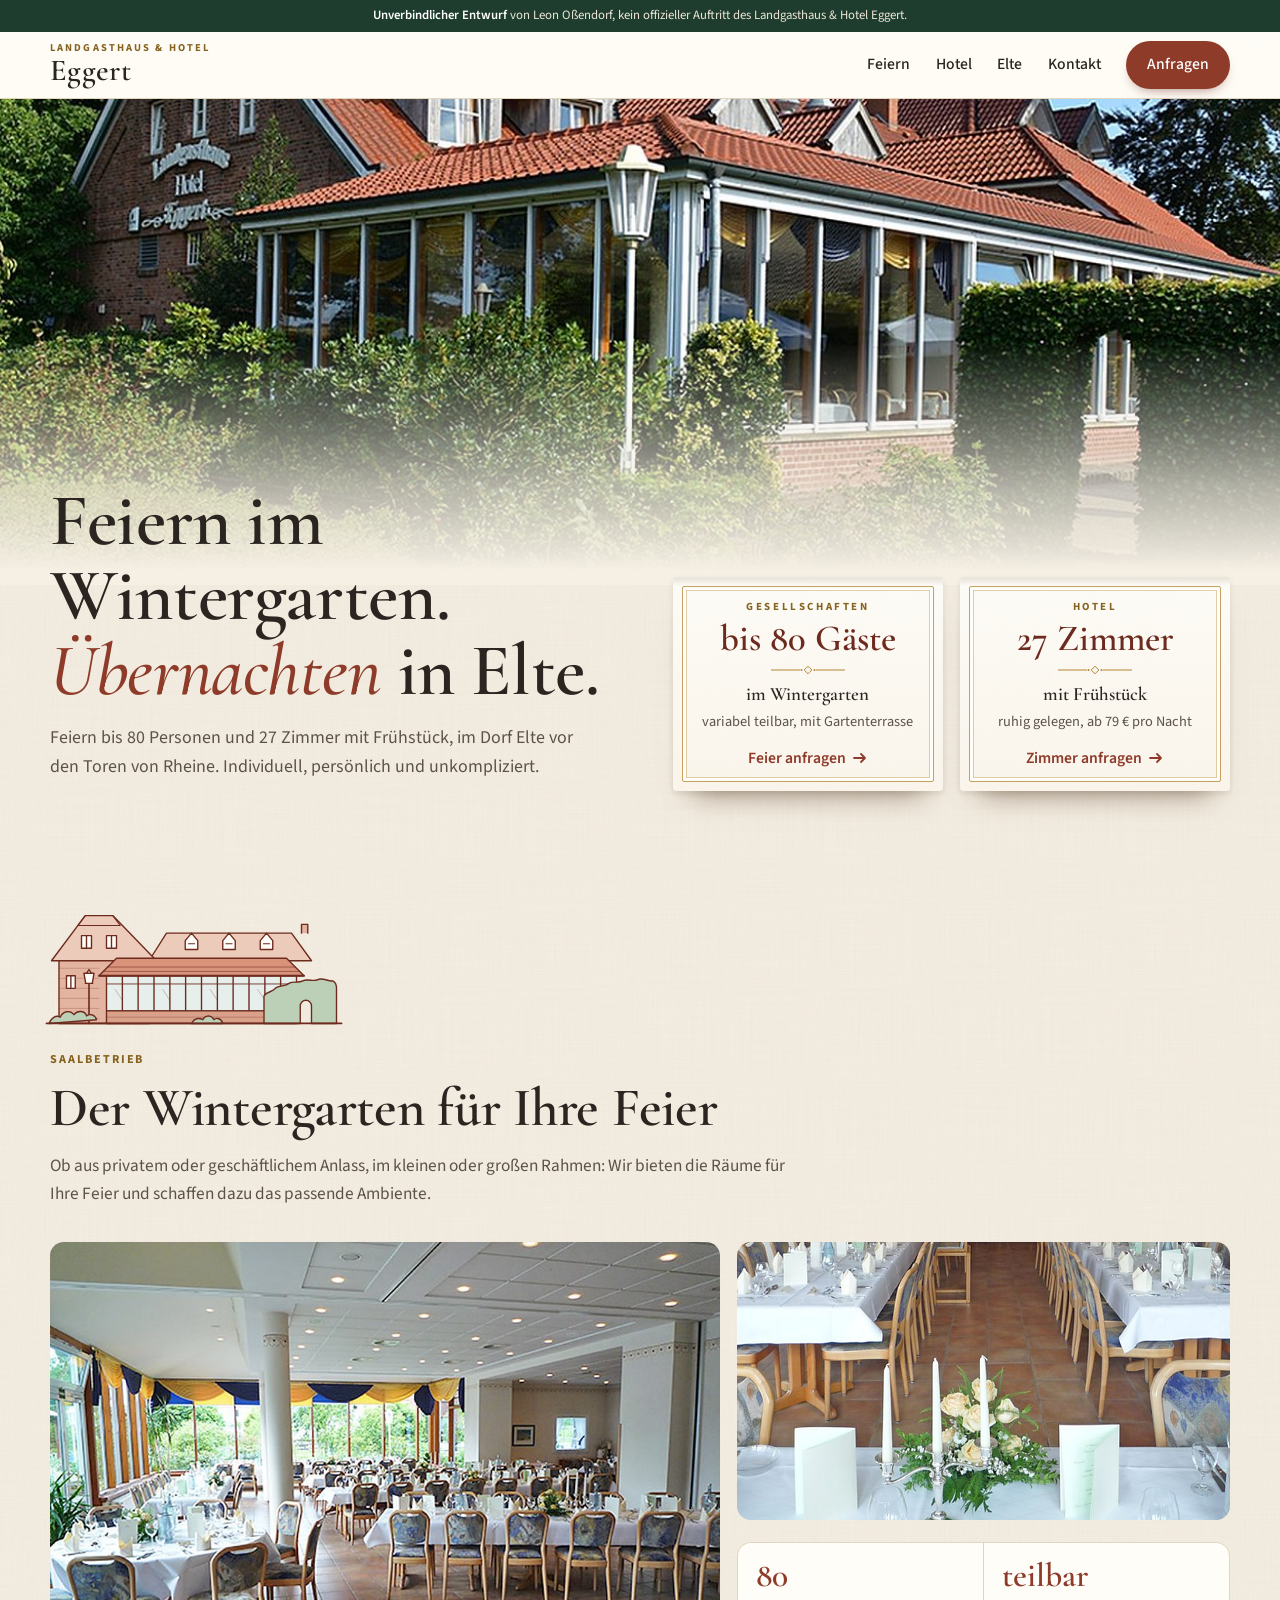
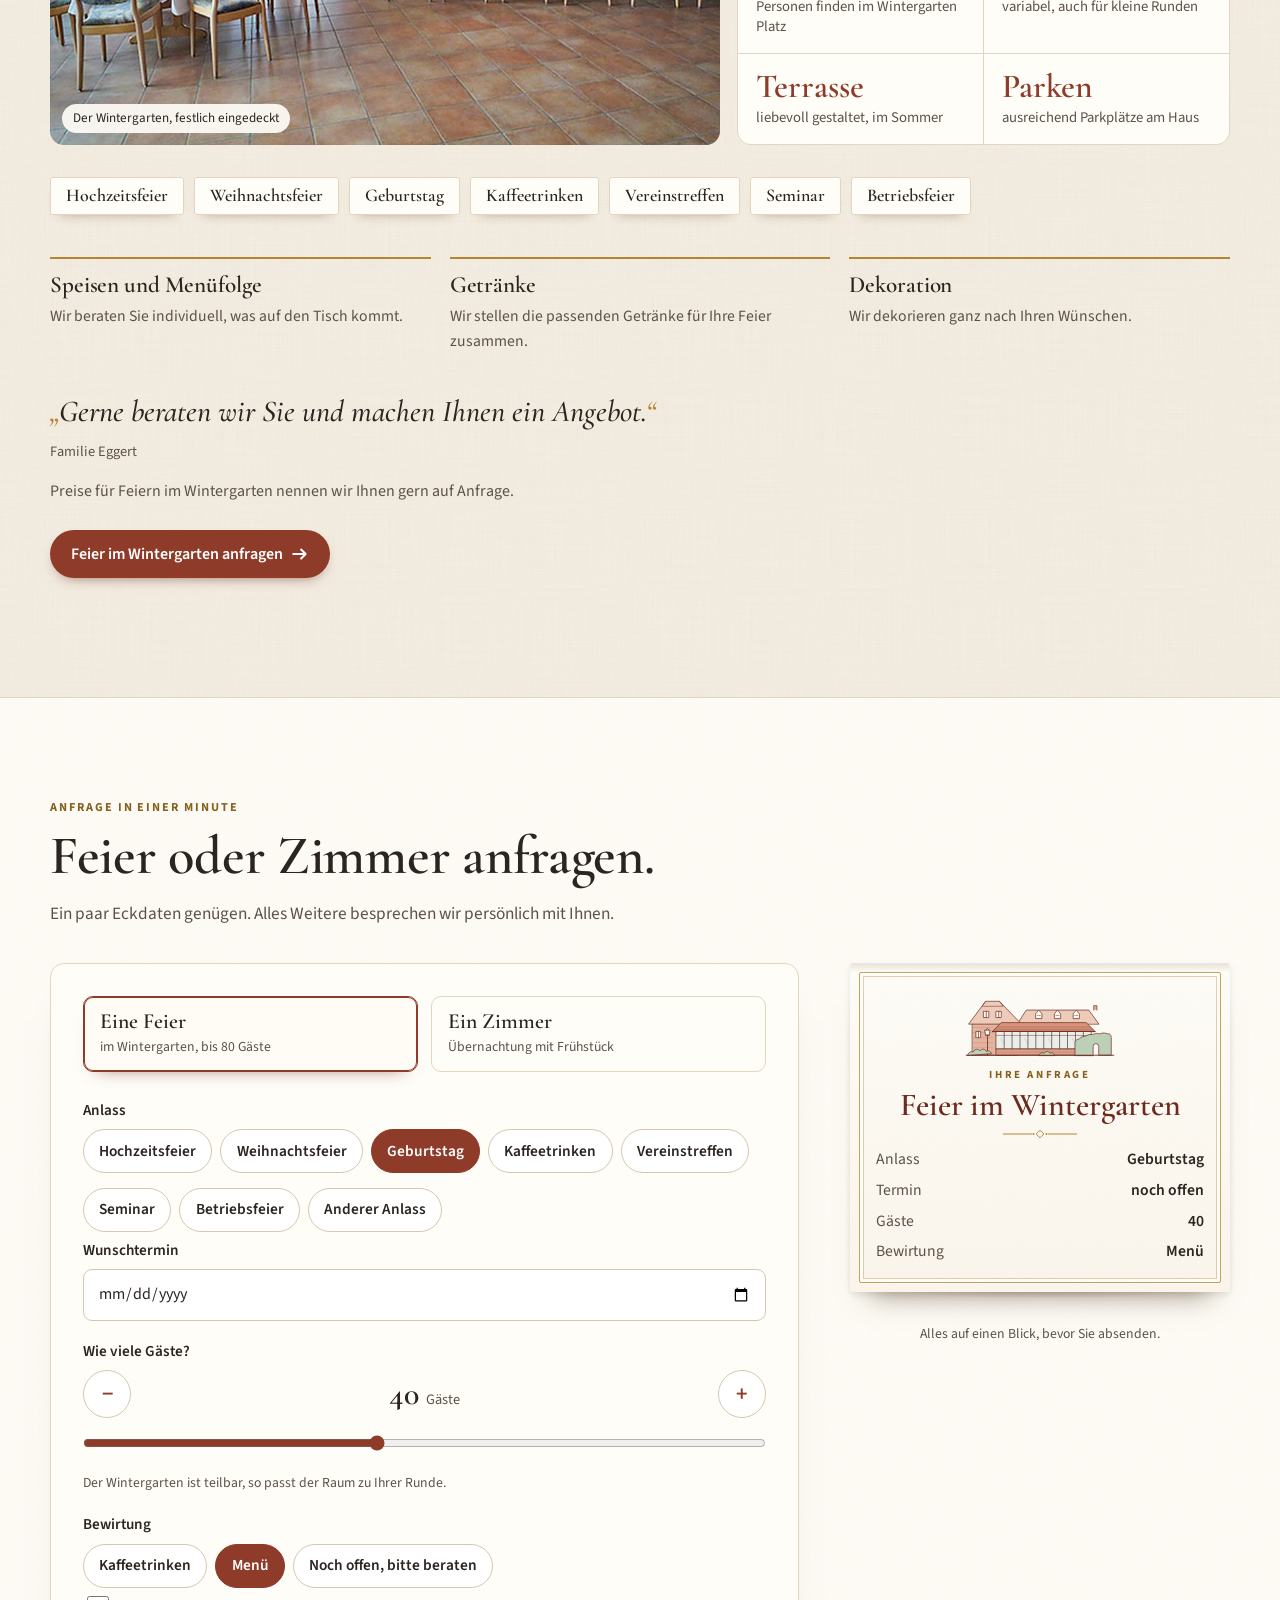
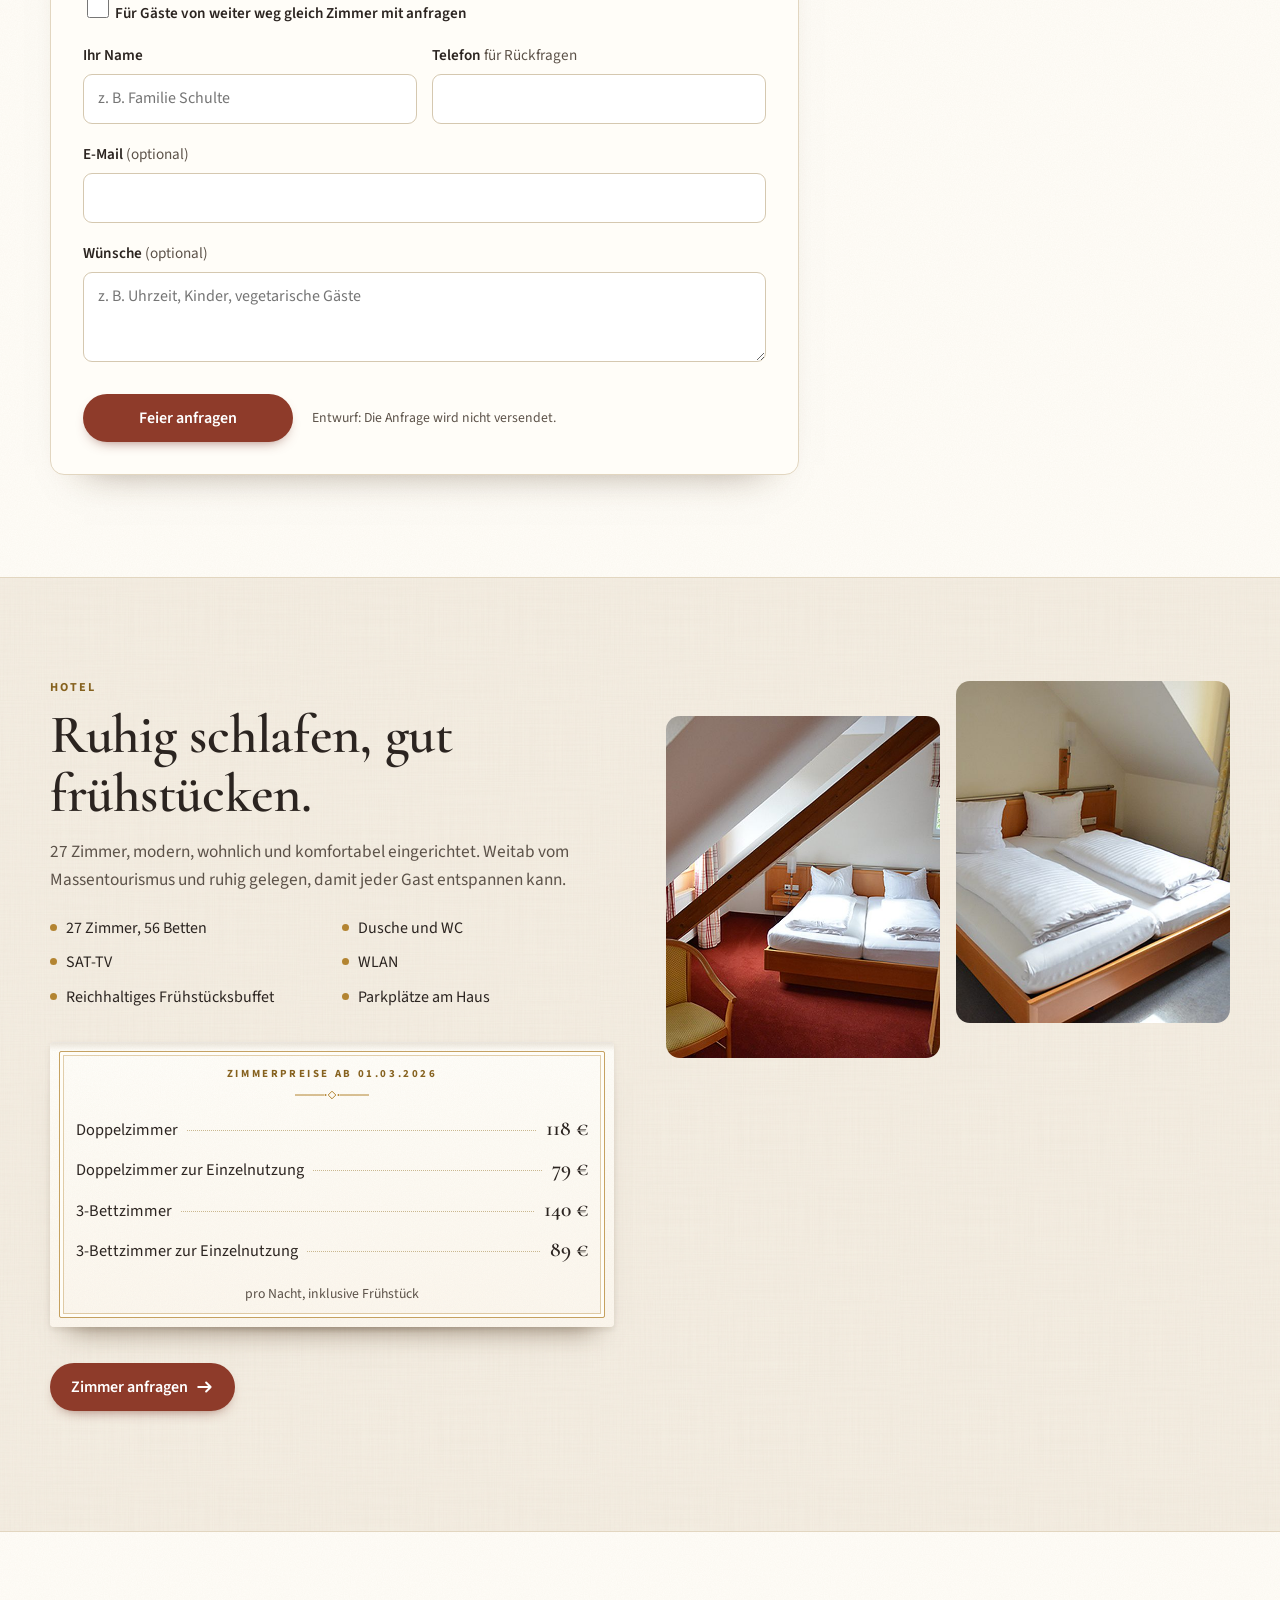
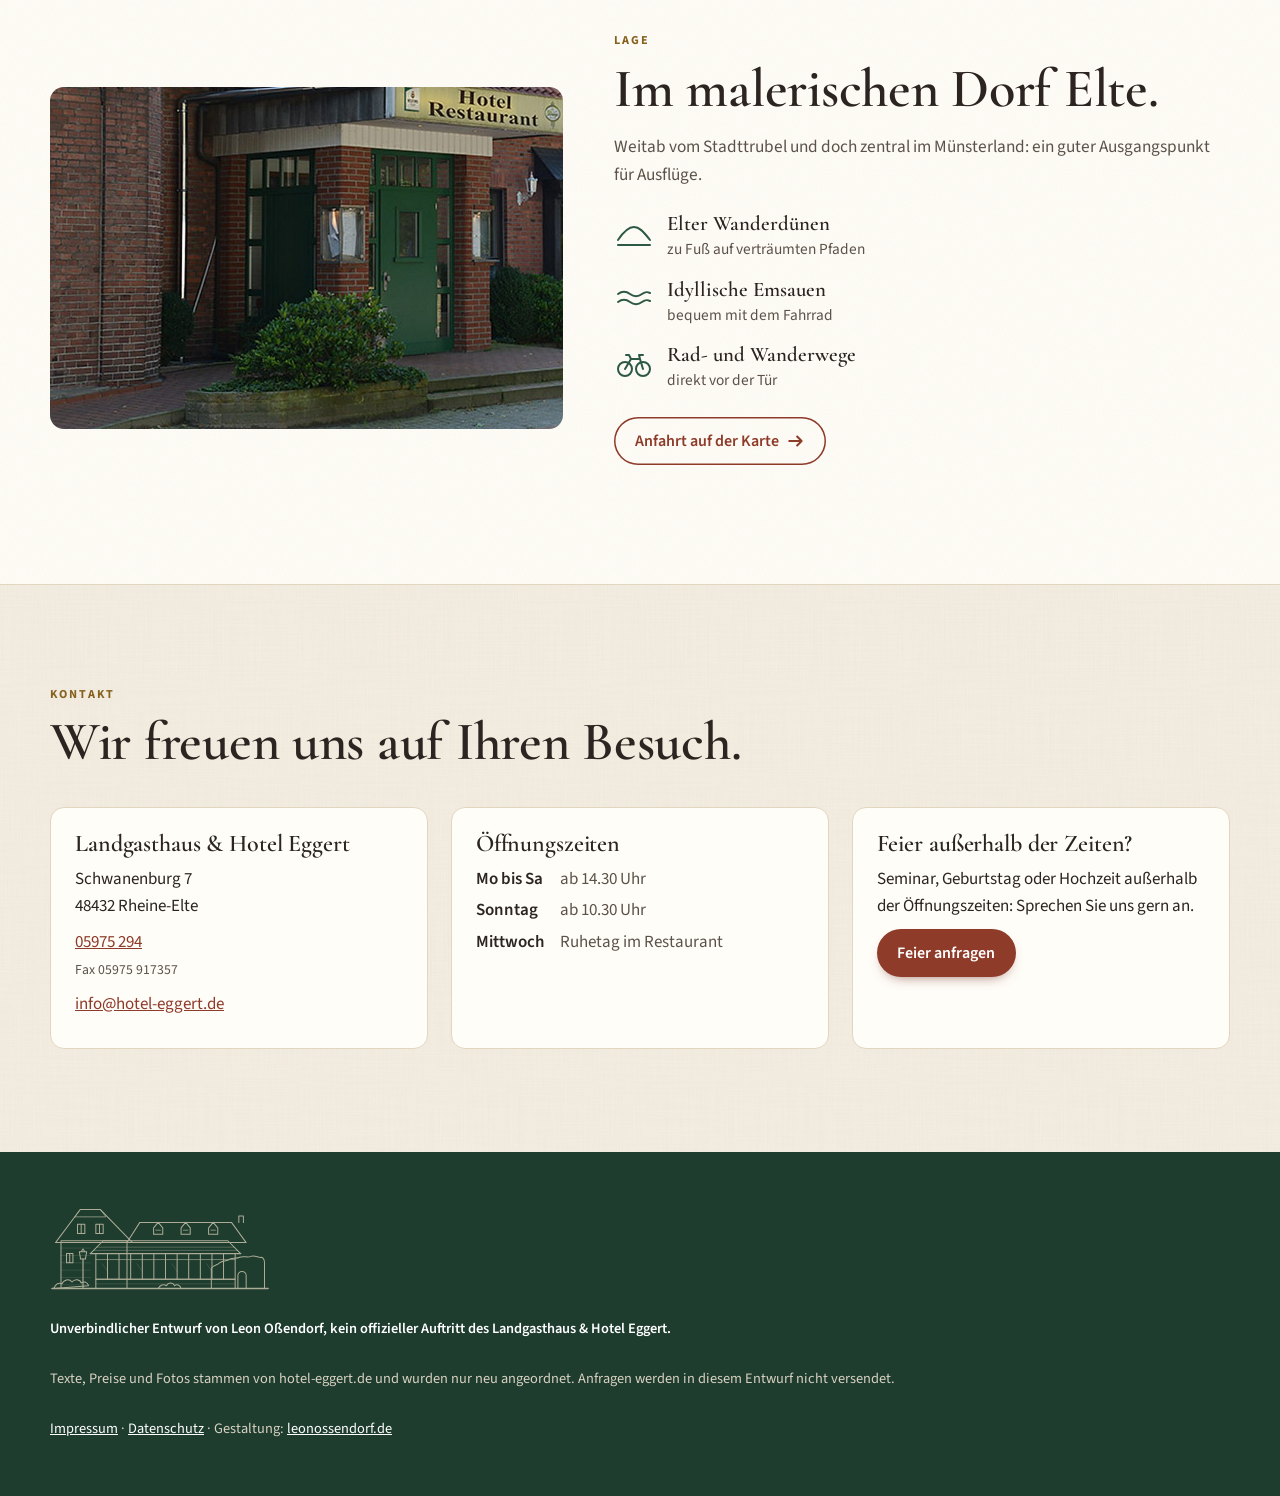
<file: index.html>
<!doctype html>
<html lang="de-DE">
<head>
<meta charset="utf-8">
<meta name="viewport" content="width=device-width, initial-scale=1">
<meta name="robots" content="noindex,nofollow">
<title>Landgasthaus &amp; Hotel Eggert, Elte: Feiern im Wintergarten und Übernachten (Entwurf)</title>
<meta name="description" content="Unverbindlicher Entwurf: Feiern im Wintergarten bis 80 Personen und 27 Hotelzimmer mit Frühstück im Landgasthaus & Hotel Eggert in Rheine-Elte.">
<meta name="theme-color" content="#FFFDF8">
<link rel="preload" href="fonts/cormorant.woff2" as="font" type="font/woff2" crossorigin>
<link rel="stylesheet" href="css/style.css?v=20261110">
<link rel="icon" href="data:image/svg+xml,%3Csvg xmlns='http://www.w3.org/2000/svg' viewBox='0 0 32 32'%3E%3Crect width='32' height='32' rx='6' fill='%238E3B2A'/%3E%3Ctext x='16' y='23' text-anchor='middle' font-family='Georgia' font-size='20' fill='%23fff'%3EE%3C/text%3E%3C/svg%3E">
</head>
<body>

<svg width="0" height="0" style="position:absolute" aria-hidden="true">
  <symbol id="zier" viewBox="0 0 74 10"><path d="M0 5h29M45 5h29" stroke="currentColor" stroke-width="1"/><path d="M37 1.2 40.8 5 37 8.8 33.2 5Z" fill="none" stroke="currentColor" stroke-width="1"/><circle cx="30.5" cy="5" r="1" fill="currentColor"/><circle cx="43.5" cy="5" r="1" fill="currentColor"/></symbol>
  <symbol id="pfeil" viewBox="0 0 16 16"><path d="M2 8h11M9 4l4 4-4 4" fill="none" stroke="currentColor" stroke-width="1.8" stroke-linecap="round" stroke-linejoin="round"/></symbol>
  <symbol id="telefon" viewBox="0 0 24 24"><path d="M6.6 3.5h2.6l1.5 4-2 1.3a11 11 0 0 0 6.5 6.5l1.3-2 4 1.5v2.6a2 2 0 0 1-2.2 2A16.5 16.5 0 0 1 4.6 5.7a2 2 0 0 1 2-2.2Z" fill="none" stroke="currentColor" stroke-width="1.8" stroke-linejoin="round"/></symbol>
  <symbol id="haken" viewBox="0 0 24 24"><circle cx="12" cy="12" r="10" fill="none" stroke="currentColor" stroke-width="1.6"/><path d="m7.5 12.3 3 3 6-6.3" fill="none" stroke="currentColor" stroke-width="1.8" stroke-linecap="round" stroke-linejoin="round"/></symbol>
</svg>

<div class="hinweis"><b>Unverbindlicher Entwurf</b> von Leon Oßendorf, kein offizieller Auftritt des Landgasthaus &amp; Hotel Eggert.</div>

<header class="kopf">
  <div class="wrap">
    <a class="marke" href="#start" aria-label="Landgasthaus und Hotel Eggert, zum Seitenanfang"><small>Landgasthaus &amp; Hotel</small><span>Eggert</span></a>
    <nav class="nav" aria-label="Hauptmenü">
      <a href="#wintergarten">Feiern</a>
      <a href="#hotel">Hotel</a>
      <a href="#elte">Elte</a>
      <a href="#kontakt">Kontakt</a>
      <a class="knopf" href="#anfrage" data-modus="feier">Anfragen</a>
    </nav>
    <a class="knopf hell tel" href="tel:+495975294"><svg aria-hidden="true"><use href="#telefon"/></svg>05975 294</a>
  </div>
</header>

<main id="start">
  <section class="hero" aria-labelledby="hero-titel">
    <div class="hero-bild">
      <img src="img/wintergarten-aussen.jpg" width="1400" height="474" alt="Der Wintergarten des Landgasthaus Eggert mit Klinkerhaus, Laterne und Hecke im Sommer">
    </div>
    <div class="wrap hero-inhalt">
      <div class="hero-text">
        <h1 id="hero-titel">Feiern im Wintergarten. <em>Übernachten</em> in Elte.</h1>
        <p class="lead">Feiern bis 80 Personen und 27 Zimmer mit Frühstück, im Dorf Elte vor den Toren von Rheine. Individuell, persönlich und unkompliziert.</p>
      </div>
      <div class="karten">
        <a class="tischkarte" href="#anfrage" data-modus="feier">
          <span class="reserviert">Gesellschaften</span>
          <span class="name">bis 80 Gäste</span>
          <svg class="zier" aria-hidden="true"><use href="#zier"/></svg>
          <span class="fakt">im Wintergarten<small>variabel teilbar, mit Gartenterrasse</small></span>
          <span class="los">Feier anfragen <svg aria-hidden="true"><use href="#pfeil"/></svg></span>
        </a>
        <a class="tischkarte" href="#anfrage" data-modus="zimmer">
          <span class="reserviert">Hotel</span>
          <span class="name">27 Zimmer</span>
          <svg class="zier" aria-hidden="true"><use href="#zier"/></svg>
          <span class="fakt">mit Frühstück<small>ruhig gelegen, ab 79 € pro Nacht</small></span>
          <span class="los">Zimmer anfragen <svg aria-hidden="true"><use href="#pfeil"/></svg></span>
        </a>
      </div>
    </div>
  </section>

  <section class="abschnitt" id="wintergarten" aria-labelledby="wg-titel">
    <div class="wrap">
      <div class="kopfzeile">
        <img class="zeichnung" src="img/wintergarten.svg" width="240" height="110" alt="Gezeichnete Ansicht des Landgasthaus Eggert mit Wintergarten, Laterne und Hecke">
        <span class="oberzeile">Saalbetrieb</span>
        <h2 id="wg-titel">Der Wintergarten für Ihre Feier</h2>
        <p>Ob aus privatem oder geschäftlichem Anlass, im kleinen oder großen Rahmen: Wir bieten die Räume für Ihre Feier und schaffen dazu das passende Ambiente.</p>
      </div>
      <div class="saal">
        <figure class="foto gross"><img src="img/wintergarten-saal.jpg" width="900" height="675" loading="lazy" alt="Festlich eingedeckte Tafeln im hellen Wintergarten"><figcaption>Der Wintergarten, festlich eingedeckt</figcaption></figure>
        <div class="saal-seite">
          <figure class="foto"><img src="img/festtafel.jpg" width="1400" height="474" loading="lazy" alt="Lange Festtafel mit weißen Tischdecken, Kerzen und Blumen"></figure>
          <div class="zahlen">
            <div><b>80</b><span>Personen finden im Wintergarten Platz</span></div>
            <div><b>teilbar</b><span>variabel, auch für kleine Runden</span></div>
            <div><b>Terrasse</b><span>liebevoll gestaltet, im Sommer</span></div>
            <div><b>Parken</b><span>ausreichend Parkplätze am Haus</span></div>
          </div>
        </div>
      </div>
      <ul class="anlaesse" aria-label="Anlässe">
        <li>Hochzeitsfeier</li><li>Weihnachtsfeier</li><li>Geburtstag</li><li>Kaffeetrinken</li><li>Vereinstreffen</li><li>Seminar</li><li>Betriebsfeier</li>
      </ul>
      <div class="beratung">
        <div><h3>Speisen und Menüfolge</h3><p>Wir beraten Sie individuell, was auf den Tisch kommt.</p></div>
        <div><h3>Getränke</h3><p>Wir stellen die passenden Getränke für Ihre Feier zusammen.</p></div>
        <div><h3>Dekoration</h3><p>Wir dekorieren ganz nach Ihren Wünschen.</p></div>
      </div>
      <figure class="zitat"><blockquote>Gerne beraten wir Sie und machen Ihnen ein Angebot.</blockquote><figcaption>Familie Eggert</figcaption></figure>
      <p class="preis-hinweis">Preise für Feiern im Wintergarten nennen wir Ihnen gern auf Anfrage.</p>
      <p style="margin-top:1.6rem"><a class="knopf" href="#anfrage" data-modus="feier">Feier im Wintergarten anfragen <svg aria-hidden="true"><use href="#pfeil"/></svg></a></p>
    </div>
  </section>

  <section class="abschnitt papier" id="anfrage" aria-labelledby="anfrage-titel">
    <div class="wrap">
      <div class="kopfzeile">
        <span class="oberzeile">Anfrage in einer Minute</span>
        <h2 id="anfrage-titel">Feier oder Zimmer anfragen.</h2>
        <p>Ein paar Eckdaten genügen. Alles Weitere besprechen wir persönlich mit Ihnen.</p>
      </div>
      <div class="anfrage-raster">
        <form class="formular" id="formular" novalidate>
          <div class="umschalter" role="group" aria-label="Was möchten Sie anfragen?">
            <button type="button" data-modus="feier" aria-pressed="true"><b>Eine Feier</b><span>im Wintergarten, bis 80 Gäste</span></button>
            <button type="button" data-modus="zimmer" aria-pressed="false"><b>Ein Zimmer</b><span>Übernachtung mit Frühstück</span></button>
          </div>

          <div data-teil="feier">
            <fieldset class="chips feld">
              <legend>Anlass</legend>
              <label><input type="radio" name="anlass" value="Hochzeitsfeier"><span>Hochzeitsfeier</span></label>
              <label><input type="radio" name="anlass" value="Weihnachtsfeier"><span>Weihnachtsfeier</span></label>
              <label><input type="radio" name="anlass" value="Geburtstag" checked><span>Geburtstag</span></label>
              <label><input type="radio" name="anlass" value="Kaffeetrinken"><span>Kaffeetrinken</span></label>
              <label><input type="radio" name="anlass" value="Vereinstreffen"><span>Vereinstreffen</span></label>
              <label><input type="radio" name="anlass" value="Seminar"><span>Seminar</span></label>
              <label><input type="radio" name="anlass" value="Betriebsfeier"><span>Betriebsfeier</span></label>
              <label><input type="radio" name="anlass" value="Anderer Anlass"><span>Anderer Anlass</span></label>
            </fieldset>
            <div class="feld">
              <label for="datum">Wunschtermin</label>
              <input type="date" id="datum" name="datum">
            </div>
            <div class="feld">
              <span class="label" id="gaeste-label">Wie viele Gäste?</span>
              <div class="gaeste">
                <button type="button" id="weniger" aria-label="Zehn Gäste weniger">−</button>
                <output id="gaeste-zahl" aria-live="polite" for="gaeste">40 <small>Gäste</small></output>
                <button type="button" id="mehr" aria-label="Zehn Gäste mehr">+</button>
              </div>
              <input type="range" id="gaeste" name="gaeste" min="10" max="80" step="5" value="40" aria-labelledby="gaeste-label">
              <p class="tipp" id="gaeste-tipp">Der Wintergarten ist teilbar, so passt der Raum zu Ihrer Runde.</p>
            </div>
            <fieldset class="chips feld">
              <legend>Bewirtung</legend>
              <label><input type="radio" name="essen" value="Kaffeetrinken"><span>Kaffeetrinken</span></label>
              <label><input type="radio" name="essen" value="Menü" checked><span>Menü</span></label>
              <label><input type="radio" name="essen" value="Bitte beraten"><span>Noch offen, bitte beraten</span></label>
            </fieldset>
            <div class="feld">
              <label class="check"><input type="checkbox" id="mitzimmer" name="mitzimmer"> <span>Für Gäste von weiter weg gleich Zimmer mit anfragen</span></label>
            </div>
          </div>

          <div data-teil="zimmer" hidden>
            <div class="zwei">
              <div class="feld"><label for="anreise">Anreise</label><input type="date" id="anreise" name="anreise"></div>
              <div class="feld"><label for="abreise">Abreise</label><input type="date" id="abreise" name="abreise"></div>
            </div>
            <div class="zwei">
              <div class="feld">
                <label for="zimmerart">Zimmer</label>
                <select id="zimmerart" name="zimmerart">
                  <option value="118" data-kurz="Doppelzimmer">Doppelzimmer (118 €)</option>
                  <option value="79" data-kurz="DZ zur Einzelnutzung">Doppelzimmer zur Einzelnutzung (79 €)</option>
                  <option value="140" data-kurz="3-Bettzimmer">3-Bettzimmer (140 €)</option>
                  <option value="89" data-kurz="3-Bett zur Einzelnutzung">3-Bettzimmer zur Einzelnutzung (89 €)</option>
                </select>
              </div>
              <div class="feld">
                <label for="anzahl">Anzahl Zimmer</label>
                <select id="anzahl" name="anzahl"><option>1</option><option>2</option><option>3</option><option>4</option><option>5</option><option>6</option><option>8</option><option>10</option></select>
              </div>
            </div>
            <p class="tipp klein" style="margin-top:-.4rem">Preise pro Zimmer und Nacht, inklusive reichhaltigem Frühstück.</p>
          </div>

          <div class="zwei">
            <div class="feld"><label for="name">Ihr Name</label><input type="text" id="name" name="name" autocomplete="name" placeholder="z. B. Familie Schulte"></div>
            <div class="feld"><label for="telefon">Telefon <span class="opt">für Rückfragen</span></label><input type="tel" id="telefon" name="telefon" autocomplete="tel"></div>
          </div>
          <div class="feld"><label for="mail">E-Mail <span class="opt">(optional)</span></label><input type="email" id="mail" name="mail" autocomplete="email"></div>
          <div class="feld"><label for="wunsch">Wünsche <span class="opt">(optional)</span></label><textarea id="wunsch" name="wunsch" placeholder="z. B. Uhrzeit, Kinder, vegetarische Gäste"></textarea></div>

          <div class="senden">
            <button class="knopf" type="submit" id="senden-knopf">Feier anfragen</button>
            <p class="klein">Entwurf: Die Anfrage wird nicht versendet.</p>
          </div>
          <div class="bestaetigt" id="bestaetigt" role="status" hidden>
            <svg aria-hidden="true"><use href="#haken"/></svg>
            <div><b>So käme Ihre Anfrage an.</b><br>Später landet sie sortiert bei info@hotel-eggert.de. In diesem Entwurf wird nichts verschickt.</div>
          </div>
        </form>

        <aside class="vorschau" aria-label="Ihre Anfrage auf einen Blick">
          <div class="tischkarte">
            <img class="mini" id="v-bild" src="img/wintergarten.svg" width="240" height="110" alt="">
            <span class="reserviert" id="v-titel">Ihre Anfrage</span>
            <span class="name" id="v-name">Feier im Wintergarten</span>
            <svg class="zier" aria-hidden="true"><use href="#zier"/></svg>
            <dl id="v-liste"></dl>
            <div class="preis" id="v-preis" hidden><span>Richtwert inkl. Frühstück</span><b id="v-summe">–</b></div>
          </div>
          <div class="tischfuss" aria-hidden="true"></div>
          <p class="unter">Alles auf einen Blick, bevor Sie absenden.</p>
        </aside>
      </div>
    </div>
  </section>

  <section class="abschnitt" id="hotel" aria-labelledby="hotel-titel">
    <div class="wrap hotel">
      <div>
        <span class="oberzeile">Hotel</span>
        <h2 id="hotel-titel">Ruhig schlafen, gut frühstücken.</h2>
        <p class="lead" style="color:var(--tinte-2);font-size:1.08rem;margin-top:.9rem">27 Zimmer, modern, wohnlich und komfortabel eingerichtet. Weitab vom Massentourismus und ruhig gelegen, damit jeder Gast entspannen kann.</p>
        <ul class="ausstattung">
          <li>27 Zimmer, 56 Betten</li>
          <li>Dusche und WC</li>
          <li>SAT-TV</li>
          <li>WLAN</li>
          <li>Reichhaltiges Frühstücksbuffet</li>
          <li>Parkplätze am Haus</li>
        </ul>
        <div class="preiskarte">
          <div class="tischkarte">
            <span class="reserviert">Zimmerpreise ab 01.03.2026</span>
            <svg class="zier" aria-hidden="true" style="margin-top:.6rem"><use href="#zier"/></svg>
            <ul class="preisliste">
              <li><span>Doppelzimmer</span><b>118 €</b></li>
              <li><span>Doppelzimmer zur Einzelnutzung</span><b>79 €</b></li>
              <li><span>3-Bettzimmer</span><b>140 €</b></li>
              <li><span>3-Bettzimmer zur Einzelnutzung</span><b>89 €</b></li>
            </ul>
            <p class="klein">pro Nacht, inklusive Frühstück</p>
          </div>
          <div class="tischfuss" aria-hidden="true"></div>
        </div>
        <p style="margin-top:1.4rem"><a class="knopf" href="#anfrage" data-modus="zimmer">Zimmer anfragen <svg aria-hidden="true"><use href="#pfeil"/></svg></a></p>
      </div>
      <div class="hotel-bilder">
        <figure class="foto"><img src="img/zimmer-1.jpg" width="900" height="675" loading="lazy" alt="Doppelzimmer mit Holzbalken und Sessel unter dem Dach"></figure>
        <figure class="foto"><img src="img/zimmer-2.jpg" width="900" height="675" loading="lazy" alt="Helles Doppelzimmer mit weißer Bettwäsche"></figure>
      </div>
    </div>
  </section>

  <section class="abschnitt papier" id="elte" aria-labelledby="elte-titel">
    <div class="wrap elte">
      <figure class="foto"><img src="img/eingang.jpg" width="900" height="575" loading="lazy" alt="Eingang des Landgasthaus Eggert mit grünen Türen und Klinkerfassade"></figure>
      <div>
        <span class="oberzeile">Lage</span>
        <h2 id="elte-titel">Im malerischen Dorf Elte.</h2>
        <p style="color:var(--tinte-2);font-size:1.08rem;margin-top:.9rem">Weitab vom Stadttrubel und doch zentral im Münsterland: ein guter Ausgangspunkt für Ausflüge.</p>
        <ul class="orte">
          <li><svg viewBox="0 0 40 40" aria-hidden="true"><path d="M4 28c6-9 11-13 16-13s9 4 16 13" fill="none" stroke="currentColor" stroke-width="2" stroke-linecap="round"/><path d="M4 33h32" stroke="currentColor" stroke-width="2" stroke-linecap="round"/></svg><div><b>Elter Wanderdünen</b><span>zu Fuß auf verträumten Pfaden</span></div></li>
          <li><svg viewBox="0 0 40 40" aria-hidden="true"><path d="M4 16c4-3 8-3 12 0s8 3 12 0 6-2 8-1M4 24c4-3 8-3 12 0s8 3 12 0 6-2 8-1" fill="none" stroke="currentColor" stroke-width="2" stroke-linecap="round"/></svg><div><b>Idyllische Emsauen</b><span>bequem mit dem Fahrrad</span></div></li>
          <li><svg viewBox="0 0 40 40" aria-hidden="true"><circle cx="11" cy="26" r="7" fill="none" stroke="currentColor" stroke-width="2"/><circle cx="29" cy="26" r="7" fill="none" stroke="currentColor" stroke-width="2"/><path d="M11 26l6-10h9l3 10M17 16l-2-4h-3M26 16l-1-4h4" fill="none" stroke="currentColor" stroke-width="2" stroke-linecap="round" stroke-linejoin="round"/></svg><div><b>Rad- und Wanderwege</b><span>direkt vor der Tür</span></div></li>
        </ul>
        <p style="margin-top:1.4rem"><a class="knopf hell" href="https://www.openstreetmap.org/search?query=Schwanenburg%207%2C%2048432%20Rheine" target="_blank" rel="noopener">Anfahrt auf der Karte <svg aria-hidden="true"><use href="#pfeil"/></svg></a></p>
      </div>
    </div>
  </section>

  <section class="abschnitt" id="kontakt" aria-labelledby="kontakt-titel">
    <div class="wrap">
      <div class="kopfzeile">
        <span class="oberzeile">Kontakt</span>
        <h2 id="kontakt-titel">Wir freuen uns auf Ihren Besuch.</h2>
      </div>
      <div class="kontakt">
        <div>
          <h3>Landgasthaus &amp; Hotel Eggert</h3>
          <p>Schwanenburg 7<br>48432 Rheine-Elte</p>
          <p><a href="tel:+495975294">05975 294</a><br><span class="klein">Fax 05975 917357</span></p>
          <p><a href="mailto:info@hotel-eggert.de">info@hotel-eggert.de</a></p>
        </div>
        <div>
          <h3>Öffnungszeiten</h3>
          <dl class="zeiten">
            <dt>Mo bis Sa</dt><dd>ab 14.30 Uhr</dd>
            <dt>Sonntag</dt><dd>ab 10.30 Uhr</dd>
            <dt>Mittwoch</dt><dd>Ruhetag im Restaurant</dd>
          </dl>
        </div>
        <div>
          <h3>Feier außerhalb der Zeiten?</h3>
          <p>Seminar, Geburtstag oder Hochzeit außerhalb der Öffnungszeiten: Sprechen Sie uns gern an.</p>
          <p><a class="knopf" href="#anfrage" data-modus="feier">Feier anfragen</a></p>
        </div>
      </div>
    </div>
  </section>
</main>

<footer class="fuss">
  <div class="wrap">
    <img class="fuss-bild" src="img/wintergarten-hell.svg" width="240" height="110" alt="">
    <p class="entwurf">Unverbindlicher Entwurf von Leon Oßendorf, kein offizieller Auftritt des Landgasthaus &amp; Hotel Eggert.</p>
    <p>Texte, Preise und Fotos stammen von hotel-eggert.de und wurden nur neu angeordnet. Anfragen werden in diesem Entwurf nicht versendet.</p>
    <p><a href="impressum.html">Impressum</a> · <a href="datenschutz.html">Datenschutz</a> · Gestaltung: <a href="https://leonossendorf.de">leonossendorf.de</a></p>
  </div>
</footer>

<div class="daumen" id="daumen">
  <a class="knopf hell" href="tel:+495975294"><svg aria-hidden="true"><use href="#telefon"/></svg>Anrufen</a>
  <a class="knopf" href="#anfrage" data-modus="feier">Feier oder Zimmer anfragen</a>
</div>

<script src="js/main.js?v=20261110"></script>
</body>
</html>
</file>
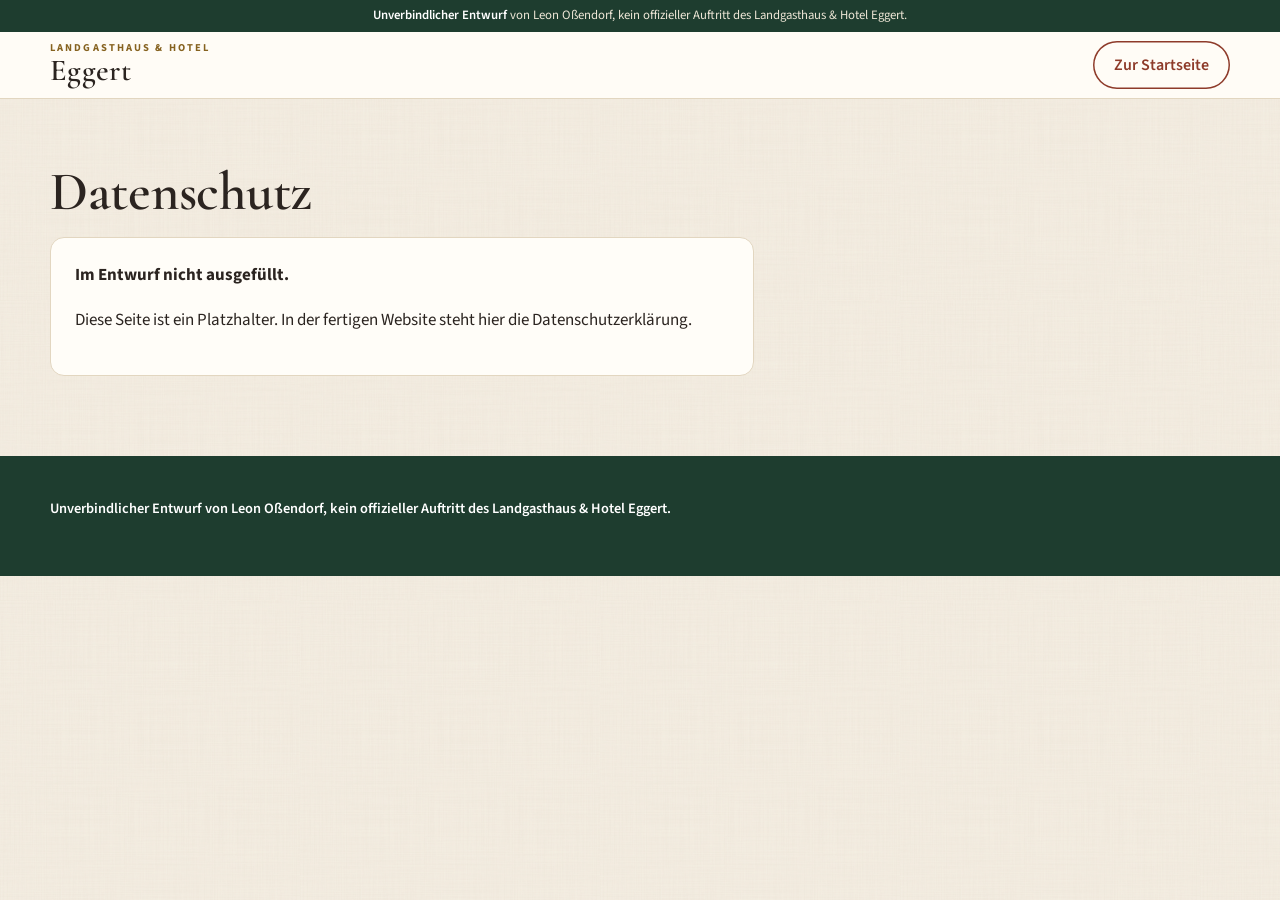
<file: datenschutz.html>
<!doctype html>
<html lang="de-DE">
<head>
<meta charset="utf-8">
<meta name="viewport" content="width=device-width, initial-scale=1">
<meta name="robots" content="noindex,nofollow">
<title>Datenschutz (Entwurf) – Landgasthaus &amp; Hotel Eggert</title>
<link rel="stylesheet" href="css/style.css">
</head>
<body>
<div class="hinweis"><b>Unverbindlicher Entwurf</b> von Leon Oßendorf, kein offizieller Auftritt des Landgasthaus &amp; Hotel Eggert.</div>
<header class="kopf"><div class="wrap"><a class="marke" href="index.html"><small>Landgasthaus &amp; Hotel</small><span>Eggert</span></a><a class="knopf hell" href="index.html" style="display:inline-flex">Zur Startseite</a></div></header>
<main class="einfach"><div class="wrap">
<h1>Datenschutz</h1>
<div class="box"><p><b>Im Entwurf nicht ausgefüllt.</b></p><p>Diese Seite ist ein Platzhalter. In der fertigen Website steht hier die Datenschutzerklärung.</p></div>
</div></main>
<footer class="fuss"><div class="wrap"><p class="entwurf">Unverbindlicher Entwurf von Leon Oßendorf, kein offizieller Auftritt des Landgasthaus &amp; Hotel Eggert.</p></div></footer>
</body>
</html>
</file>
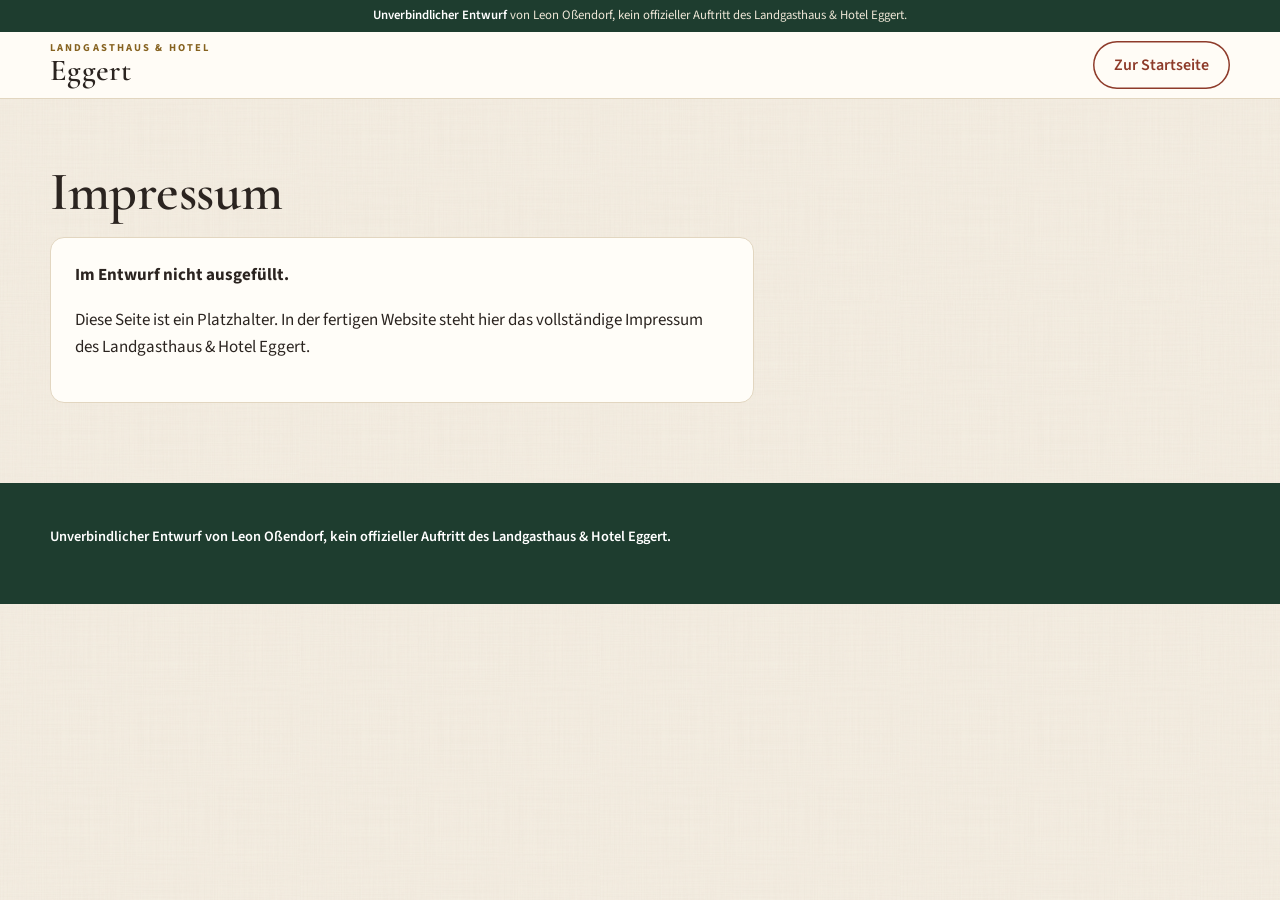
<file: impressum.html>
<!doctype html>
<html lang="de-DE">
<head>
<meta charset="utf-8">
<meta name="viewport" content="width=device-width, initial-scale=1">
<meta name="robots" content="noindex,nofollow">
<title>Impressum (Entwurf) – Landgasthaus &amp; Hotel Eggert</title>
<link rel="stylesheet" href="css/style.css">
</head>
<body>
<div class="hinweis"><b>Unverbindlicher Entwurf</b> von Leon Oßendorf, kein offizieller Auftritt des Landgasthaus &amp; Hotel Eggert.</div>
<header class="kopf"><div class="wrap"><a class="marke" href="index.html"><small>Landgasthaus &amp; Hotel</small><span>Eggert</span></a><a class="knopf hell" href="index.html" style="display:inline-flex">Zur Startseite</a></div></header>
<main class="einfach"><div class="wrap">
<h1>Impressum</h1>
<div class="box"><p><b>Im Entwurf nicht ausgefüllt.</b></p><p>Diese Seite ist ein Platzhalter. In der fertigen Website steht hier das vollständige Impressum des Landgasthaus &amp; Hotel Eggert.</p></div>
</div></main>
<footer class="fuss"><div class="wrap"><p class="entwurf">Unverbindlicher Entwurf von Leon Oßendorf, kein offizieller Auftritt des Landgasthaus &amp; Hotel Eggert.</p></div></footer>
</body>
</html>
</file>
<file: css/style.css>
@font-face { font-family: "Cormorant"; src: url("../fonts/cormorant.woff2") format("woff2"); font-weight: 300 700; font-display: swap; }
@font-face { font-family: "Cormorant"; src: url("../fonts/cormorant-italic.woff2") format("woff2"); font-weight: 300 700; font-style: italic; font-display: swap; }
@font-face { font-family: "Source Sans"; src: url("../fonts/sourcesans.woff2") format("woff2"); font-weight: 200 900; font-display: swap; }

:root {
  --leinen: #F5EFE4;
  --leinen-2: #EDE4D4;
  --papier: #FFFDF8;
  --tinte: #2B2420;
  --tinte-2: #5C5249;
  --klinker: #8E3B2A;
  --klinker-d: #6C2B1E;
  --gold: #B38431;
  --gold-text: #86621F;
  --gold-hell: #DCC085;
  --tuer: #2C5844;
  --tuer-d: #1E3D2F;
  --rand: #E2D6C0;
  --papier-rauschen: url("data:image/svg+xml,%3Csvg xmlns='http://www.w3.org/2000/svg' width='240' height='240'%3E%3Cfilter id='n'%3E%3CfeTurbulence type='fractalNoise' baseFrequency='.85' numOctaves='3' stitchTiles='stitch'/%3E%3CfeColorMatrix values='0 0 0 0 .45 0 0 0 0 .36 0 0 0 0 .22 0 0 0 .06 0'/%3E%3C/filter%3E%3Crect width='240' height='240' filter='url(%23n)'/%3E%3C/svg%3E");
  --leinen-struktur: url("data:image/svg+xml,%3Csvg xmlns='http://www.w3.org/2000/svg' width='300' height='300'%3E%3Cfilter id='l'%3E%3CfeTurbulence type='fractalNoise' baseFrequency='.9 .012' numOctaves='2' seed='4' stitchTiles='stitch'/%3E%3CfeColorMatrix values='0 0 0 0 .5 0 0 0 0 .42 0 0 0 0 .3 0 0 0 .07 0'/%3E%3C/filter%3E%3Crect width='300' height='300' filter='url(%23l)'/%3E%3Crect width='300' height='300' filter='url(%23l)' transform='rotate(90 150 150)'/%3E%3C/svg%3E");
  --schatten-karte: 0 1px 0 rgba(255,255,255,.9) inset, 0 22px 26px -20px rgba(70,45,20,.55), 0 3px 6px rgba(70,45,20,.10);
  --rund: 14px;
}

* { box-sizing: border-box; }
html { scroll-behavior: smooth; -webkit-text-size-adjust: 100%; }
@media (prefers-reduced-motion: reduce) { html { scroll-behavior: auto; } *, *::before, *::after { animation: none !important; transition: none !important; } }
body { margin: 0; font: 400 17px/1.6 "Source Sans", system-ui, sans-serif; color: var(--tinte); background: var(--leinen) var(--leinen-struktur); }
img { max-width: 100%; display: block; }
a { color: var(--klinker); }
h1, h2, h3 { font-family: "Cormorant", Georgia, serif; font-weight: 600; line-height: 1.08; margin: 0; color: var(--tinte); letter-spacing: -.005em; }
h2 { font-size: clamp(2.2rem, 5.4vw, 3.4rem); }
h3 { font-size: 1.6rem; }
p { margin: 0 0 1em; }
.wrap { width: min(1180px, 100% - 40px); margin-inline: auto; }
.klein { font-size: .86rem; color: var(--tinte-2); }
.oberzeile { display: block; font: 700 .76rem/1.2 "Source Sans", sans-serif; letter-spacing: .16em; text-transform: uppercase; color: var(--gold-text); margin-bottom: .7rem; }
.sr { position: absolute; width: 1px; height: 1px; overflow: hidden; clip: rect(0 0 0 0); white-space: nowrap; }

/* Entwurf-Hinweis */
.hinweis { background: var(--tuer-d); color: #EDE6D6; font-size: .8rem; text-align: center; padding: .45rem 1rem; line-height: 1.35; }
.hinweis b { color: #fff; font-weight: 600; }

/* Kopf */
.kopf { position: sticky; top: 0; z-index: 30; background: rgba(255,253,248,.94); backdrop-filter: saturate(1.2) blur(8px); -webkit-backdrop-filter: saturate(1.2) blur(8px); border-bottom: 1px solid var(--rand); }
.kopf .wrap { display: flex; align-items: center; justify-content: space-between; gap: 1rem; min-height: 66px; }
.marke { text-decoration: none; color: var(--tinte); display: flex; flex-direction: column; line-height: 1; }
.marke small { font: 700 .66rem/1 "Source Sans", sans-serif; letter-spacing: .2em; text-transform: uppercase; color: var(--gold-text); }
.marke span { font: 600 1.9rem/1 "Cormorant", serif; margin-top: .2rem; letter-spacing: .01em; }
.nav { display: flex; align-items: center; gap: 1.6rem; }
.nav a { color: var(--tinte); text-decoration: none; font-weight: 500; font-size: .98rem; }
.nav a:hover { color: var(--klinker); }
.nav a.knopf, .nav a.knopf:hover { color: #fff; }
.knopf { display: inline-flex; align-items: center; justify-content: center; gap: .5rem; min-height: 48px; padding: .7rem 1.3rem; border-radius: 999px; border: 0; background: var(--klinker); color: #fff; font: 600 1rem/1 "Source Sans", sans-serif; text-decoration: none; cursor: pointer; transition: background-color .25s ease, transform .25s ease, box-shadow .25s ease; box-shadow: 0 6px 14px -8px rgba(110,43,30,.8); }
.knopf:hover { background: var(--klinker-d); transform: translateY(-1px); }
.knopf:focus-visible, .nav a:focus-visible, button:focus-visible, input:focus-visible, select:focus-visible, textarea:focus-visible { outline: 3px solid var(--gold); outline-offset: 2px; }
.knopf.hell { background: transparent; color: var(--klinker); box-shadow: inset 0 0 0 1.5px var(--klinker); }
.knopf.hell:hover { background: rgba(142,59,42,.07); }
.knopf svg { width: 18px; height: 18px; flex: none; }
.kopf .tel { display: none; }
@media (max-width: 900px) { .nav a:not(.knopf) { display: none; } }
@media (max-width: 560px) { .kopf .knopf { display: none; } .kopf .tel { display: inline-flex; min-height: 44px; padding: .55rem 1rem; } .marke span { font-size: 1.65rem; } }

/* Hero */
.hero { position: relative; }
.hero-bild { position: relative; height: clamp(210px, 38vw, 500px); overflow: hidden; }
.hero-bild img { width: 100%; height: 100%; object-fit: cover; object-position: 42% 55%; }
.hero-bild::after { content: ""; position: absolute; inset: 0; background: linear-gradient(180deg, rgba(245,239,228,0) 50%, rgba(245,239,228,.72) 80%, var(--leinen) 97%); }
.hero-bild .bildnachweis { position: absolute; right: 12px; top: 10px; z-index: 2; font-size: .7rem; color: #fff; background: rgba(30,25,20,.45); padding: .15rem .5rem; border-radius: 99px; }
.hero-inhalt { position: relative; margin-top: clamp(-130px, -8vw, -40px); z-index: 2; display: grid; grid-template-columns: 1.05fr 1fr; gap: clamp(1.4rem, 3vw, 3rem); align-items: end; }
.hero h1 { font-size: clamp(2.5rem, 6.2vw, 4.6rem); line-height: 1.02; font-weight: 600; }
.hero h1 em { font-style: italic; font-weight: 500; color: var(--klinker); }
.hero .lead { font-size: 1.12rem; color: var(--tinte-2); margin: 1rem 0 0; max-width: 33rem; }
.hero-text { padding-bottom: .6rem; }
.karten { display: grid; grid-template-columns: 1fr 1fr; gap: 1.1rem; }
@media (max-width: 900px) {
  .hero-inhalt { grid-template-columns: 1fr; margin-top: -54px; }
  .hero-bild { height: 230px; }
}
@media (max-width: 560px) {
  .hero-bild { height: 188px; }
  .hero h1 { font-size: 2.35rem; }
  .hero .lead { font-size: 1rem; margin-top: .6rem; }
  .karten { gap: .75rem; }
}

/* Tischkarte: das Leitmotiv */
.tischkarte { position: relative; display: block; text-decoration: none; color: var(--tinte); background: var(--papier-rauschen), linear-gradient(180deg, #FFFEFA 0%, #FCF7EE 100%); border-radius: 4px; padding: 1.55rem 1.25rem 1.25rem; box-shadow: var(--schatten-karte); transition: transform .35s cubic-bezier(.2,.7,.3,1), box-shadow .35s ease; }
.tischkarte::before { content: ""; position: absolute; left: 0; right: 0; top: 0; height: 9px; border-radius: 4px 4px 0 0; background: linear-gradient(180deg, rgba(120,88,44,.16), rgba(120,88,44,0)); pointer-events: none; }
.tischkarte::after { content: ""; position: absolute; inset: 9px; border: 1px solid rgba(179,132,49,.75); box-shadow: inset 0 0 0 3px #FFFDF7, inset 0 0 0 4px rgba(179,132,49,.38); border-radius: 2px; pointer-events: none; }
a.tischkarte:hover { transform: translateY(-3px); box-shadow: 0 1px 0 rgba(255,255,255,.9) inset, 0 28px 30px -22px rgba(70,45,20,.6), 0 4px 8px rgba(70,45,20,.12); }
.tischkarte .reserviert { display: block; text-align: center; font: 700 .68rem/1 "Source Sans", sans-serif; letter-spacing: .24em; text-transform: uppercase; color: var(--gold-text); }
.tischkarte .name { display: block; text-align: center; font: 600 2.3rem/1.1 "Cormorant", serif; color: var(--klinker-d); margin: .4rem 0 .3rem; }
.tischkarte .zier { display: block; width: 74px; height: 10px; margin: 0 auto .55rem; color: var(--gold); }
.tischkarte .fakt { display: block; text-align: center; font: 600 1.18rem/1.25 "Cormorant", serif; color: var(--tinte); }
.tischkarte .fakt small { display: block; font: 400 .9rem/1.35 "Source Sans", sans-serif; color: var(--tinte-2); margin-top: .3rem; }
.tischkarte .los { display: flex; align-items: center; justify-content: center; gap: .4rem; margin-top: .9rem; font-weight: 600; color: var(--klinker); font-size: .98rem; }
.tischkarte .los svg { width: 16px; height: 16px; transition: transform .35s ease; }
a.tischkarte:hover .los svg { transform: translateX(3px); }
.hero .tischkarte { opacity: 0; transform: translateY(10px); animation: hinstellen .8s cubic-bezier(.2,.7,.3,1) forwards; }
.hero .tischkarte:nth-child(2) { animation-delay: .14s; }
.hero a.tischkarte:hover { transform: translateY(-3px); }
@keyframes hinstellen { to { opacity: 1; transform: none; } }
@media (max-width: 560px) {
  .tischkarte { padding: 1.2rem .8rem 1rem; }
  .tischkarte::after { inset: 7px; }
  .tischkarte .reserviert { font-size: .6rem; letter-spacing: .18em; }
  .tischkarte .name { font-size: 1.55rem; }
  .tischkarte .fakt { font-size: 1.02rem; }
  .hero .tischkarte .fakt small { display: none; }
  .tischkarte .los { font-size: .92rem; margin-top: .6rem; }
}

/* Abschnitte */
.abschnitt { padding: clamp(3.6rem, 8vw, 6.5rem) 0; }
.abschnitt.papier { background: var(--papier) var(--papier-rauschen); border-block: 1px solid var(--rand); }
.kopfzeile { max-width: 46rem; margin-bottom: 2.2rem; }
.kopfzeile p { color: var(--tinte-2); font-size: 1.08rem; margin-top: .9rem; }

/* Wintergarten */
.saal { display: grid; grid-template-columns: 1.35fr 1fr; gap: 1.4rem; align-items: stretch; }
.foto { position: relative; margin: 0; border-radius: var(--rund); overflow: hidden; background: var(--leinen-2); }
.foto img { width: 100%; height: 100%; object-fit: cover; }
.foto figcaption { position: absolute; left: 12px; bottom: 12px; background: rgba(255,253,248,.92); color: var(--tinte); font-size: .82rem; padding: .25rem .7rem; border-radius: 99px; }
.saal .gross { aspect-ratio: 4 / 3; }
.saal-seite { display: grid; grid-template-rows: auto 1fr; gap: 1.4rem; }
.saal-seite .foto { aspect-ratio: 16 / 9; }
.zahlen { display: grid; grid-template-columns: 1fr 1fr; gap: 1px; background: var(--rand); border: 1px solid var(--rand); border-radius: var(--rund); overflow: hidden; }
.zahlen div { background: var(--papier); padding: 1rem 1.1rem; }
.zahlen b { display: block; font: 600 2.1rem/1 "Cormorant", serif; color: var(--klinker); }
.zahlen span { font-size: .92rem; color: var(--tinte-2); line-height: 1.35; display: block; margin-top: .3rem; }
.anlaesse { display: flex; flex-wrap: wrap; gap: .6rem; margin: 2rem 0 0; padding: 0; list-style: none; }
.anlaesse li { background: var(--papier); border: 1px solid var(--rand); border-radius: 3px; padding: .45rem .95rem; font: 600 1.12rem/1.2 "Cormorant", serif; box-shadow: 0 8px 12px -10px rgba(70,45,20,.45); }
.beratung { margin-top: 2.6rem; display: grid; grid-template-columns: repeat(3, 1fr); gap: 1.2rem; }
.beratung div { border-top: 2px solid var(--gold); padding-top: .9rem; }
.beratung h3 { font-size: 1.45rem; }
.beratung p { color: var(--tinte-2); margin: .35rem 0 0; font-size: .98rem; }
.zitat { margin: 2.4rem 0 0; max-width: 40rem; }
.zitat blockquote { margin: 0; font: italic 500 clamp(1.4rem, 3vw, 1.9rem)/1.3 "Cormorant", serif; color: var(--tinte); }
.zitat blockquote::before { content: "„"; color: var(--gold); }
.zitat blockquote::after { content: "“"; color: var(--gold); }
.zitat figcaption { font-size: .9rem; color: var(--tinte-2); margin-top: .5rem; }
.preis-hinweis { margin: 1rem 0 0; color: var(--tinte-2); font-size: 1rem; }
@media (max-width: 900px) { .saal { grid-template-columns: 1fr; } .beratung { grid-template-columns: 1fr; gap: 1rem; } }

/* Anfrage */
.anfrage-raster { display: grid; grid-template-columns: 1fr 380px; gap: clamp(1.5rem, 4vw, 3.5rem); align-items: start; }
.umschalter { display: grid; grid-template-columns: 1fr 1fr; gap: .8rem; margin-bottom: 1.6rem; }
.umschalter button { font: inherit; text-align: left; cursor: pointer; border: 1px solid var(--rand); background: var(--papier); border-radius: 10px; padding: .85rem 1rem; color: var(--tinte); display: flex; flex-direction: column; gap: .1rem; transition: border-color .25s ease, box-shadow .25s ease, background-color .25s ease; }
.umschalter button b { font: 600 1.35rem/1.1 "Cormorant", serif; }
.umschalter button span { font-size: .86rem; color: var(--tinte-2); }
.umschalter button[aria-pressed="true"] { border-color: var(--klinker); box-shadow: inset 0 0 0 1px var(--klinker), 0 10px 18px -14px rgba(110,43,30,.7); background: #FFFCF5; }
.formular { background: var(--papier); border: 1px solid var(--rand); border-radius: var(--rund); padding: clamp(1.2rem, 3vw, 2rem); box-shadow: 0 24px 40px -34px rgba(70,45,20,.6); }
.feld { margin-bottom: 1.15rem; }
.feld > label, .feld > .label { display: block; font-weight: 600; font-size: .95rem; margin-bottom: .4rem; }
.feld .opt { font-weight: 400; color: var(--tinte-2); }
input[type=text], input[type=tel], input[type=email], input[type=date], select, textarea { width: 100%; font: inherit; font-size: 1rem; color: var(--tinte); background: #fff; border: 1px solid #D5C8B0; border-radius: 9px; padding: .7rem .85rem; min-height: 48px; transition: border-color .2s ease, box-shadow .2s ease; }
input:focus, select:focus, textarea:focus { border-color: var(--gold); box-shadow: 0 0 0 3px rgba(179,132,49,.18); outline: none; }
textarea { min-height: 90px; resize: vertical; }
.zwei { display: grid; grid-template-columns: 1fr 1fr; gap: .9rem; }
.chips { display: flex; flex-wrap: wrap; gap: .5rem; border: 0; padding: 0; margin: 0; }
.chips legend { font-weight: 600; font-size: .95rem; margin-bottom: .45rem; padding: 0; }
.chips label { position: relative; cursor: pointer; }
.chips input { position: absolute; opacity: 0; inset: 0; margin: 0; cursor: pointer; }
.chips span { display: inline-flex; align-items: center; min-height: 44px; padding: .45rem .95rem; border-radius: 99px; border: 1px solid #D5C8B0; background: #fff; font-size: .96rem; transition: background-color .2s ease, border-color .2s ease, color .2s ease; }
.chips input:checked + span { background: var(--klinker); border-color: var(--klinker); color: #fff; }
.chips input:focus-visible + span { outline: 3px solid var(--gold); outline-offset: 2px; }
.gaeste { display: grid; grid-template-columns: 48px 1fr 48px; align-items: center; gap: .6rem; }
.gaeste button { width: 48px; height: 48px; border-radius: 50%; border: 1px solid #D5C8B0; background: #fff; font: 600 1.4rem/1 "Source Sans", sans-serif; color: var(--klinker); cursor: pointer; }
.gaeste output { text-align: center; font: 600 2rem/1 "Cormorant", serif; }
.gaeste output small { font: 400 .9rem "Source Sans", sans-serif; color: var(--tinte-2); }
input[type=range] { width: 100%; accent-color: var(--klinker); margin: .7rem 0 .2rem; height: 28px; }
.feld .tipp { font-size: .86rem; color: var(--tinte-2); margin: .35rem 0 0; }
.check { display: flex; gap: .7rem; align-items: flex-start; cursor: pointer; font-size: .98rem; }
.check input { width: 22px; height: 22px; margin-top: .1rem; accent-color: var(--klinker); flex: none; }
.senden { display: flex; flex-wrap: wrap; align-items: center; gap: .8rem 1.2rem; margin-top: 1.4rem; }
.senden .knopf { min-width: 210px; }
.senden .klein { margin: 0; }
[hidden] { display: none !important; }

/* Live-Tischkarte */
.vorschau { position: sticky; top: 96px; }
.vorschau .tischkarte { padding: 2.1rem 1.6rem 1.7rem; }
.vorschau .name { font-size: 2rem; min-height: 2.3rem; overflow-wrap: anywhere; }
.vorschau .mini { width: 150px; height: auto; margin: -.4rem auto .7rem; }
.zeichnung { width: min(300px, 70vw); height: auto; margin: 0 0 1.4rem -6px; }
.fuss-bild { width: 220px; height: auto; opacity: .7; margin-bottom: .6rem; }
.vorschau dl { margin: .2rem 0 0; display: grid; grid-template-columns: auto 1fr; gap: .35rem .9rem; font-size: .98rem; }
.vorschau dt { color: var(--tinte-2); }
.vorschau dd { margin: 0; font-weight: 600; text-align: right; }
.vorschau .preis { margin-top: 1rem; padding-top: .8rem; border-top: 1px dashed var(--gold-hell); display: flex; justify-content: space-between; align-items: baseline; gap: 1rem; }
.vorschau .preis b { font: 600 1.7rem/1 "Cormorant", serif; color: var(--klinker); }
.vorschau .preis span { font-size: .84rem; color: var(--tinte-2); }
.vorschau .unter { text-align: center; font-size: .86rem; color: var(--tinte-2); margin: 1.1rem .5rem 0; }
.tischfuss { height: 18px; margin: -4px 8% 0; background: radial-gradient(50% 60% at 50% 0, rgba(70,45,20,.22), rgba(70,45,20,0) 100%); }
.bestaetigt { display: flex; gap: .7rem; align-items: flex-start; background: #F2F6F0; border: 1px solid #C9D9CC; color: var(--tuer-d); border-radius: 10px; padding: .9rem 1rem; margin-top: 1.2rem; opacity: 0; transform: translateY(6px); transition: opacity .5s ease, transform .5s ease; }
.bestaetigt.da { opacity: 1; transform: none; }
.bestaetigt svg { width: 22px; height: 22px; flex: none; margin-top: .1rem; }
@media (max-width: 960px) {
  .anfrage-raster { grid-template-columns: 1fr; }
  .vorschau { position: static; order: -1; max-width: 420px; }
}
@media (max-width: 560px) { .zwei { grid-template-columns: 1fr; gap: 0; } .vorschau .name { font-size: 1.8rem; } }

/* Hotel */
.hotel { display: grid; grid-template-columns: 1fr 1fr; gap: clamp(1.5rem, 4vw, 3.5rem); align-items: start; }
.hotel-bilder { display: grid; grid-template-columns: 1fr 1fr; gap: 1rem; }
.hotel-bilder .foto { aspect-ratio: 4 / 5; }
.hotel-bilder .foto:first-child { margin-top: 2.2rem; }
.ausstattung { list-style: none; padding: 0; margin: 1.4rem 0 0; display: grid; grid-template-columns: 1fr 1fr; gap: .55rem 1.2rem; }
.ausstattung li { display: flex; gap: .55rem; align-items: baseline; font-size: 1rem; }
.ausstattung li::before { content: ""; flex: none; width: 7px; height: 7px; border-radius: 50%; background: var(--gold); transform: translateY(-2px); }
.preiskarte { margin-top: 2rem; }
.preiskarte .tischkarte { padding: 1.7rem 1.6rem 1.4rem; }
.preisliste { margin: .6rem 0 0; padding: 0; list-style: none; }
.preisliste li { display: flex; align-items: baseline; gap: .6rem; padding: .45rem 0; font-size: 1.02rem; }
.preisliste li::after { content: ""; order: 2; flex: 1; border-bottom: 1px dotted #C9B78F; transform: translateY(-4px); }
.preisliste li span { order: 1; }
.preisliste li b { order: 3; font: 600 1.35rem/1 "Cormorant", serif; }
.preiskarte .klein { text-align: center; margin: .7rem 0 0; }
@media (max-width: 900px) { .hotel { grid-template-columns: 1fr; } }
@media (max-width: 480px) { .ausstattung { grid-template-columns: 1fr; } }

/* Elte */
.elte { display: grid; grid-template-columns: 1fr 1.2fr; gap: clamp(1.5rem, 4vw, 3.5rem); align-items: center; }
.elte .foto { aspect-ratio: 3 / 2; }
.orte { list-style: none; padding: 0; margin: 1.5rem 0 0; display: grid; gap: .9rem; }
.orte li { display: grid; grid-template-columns: 40px 1fr; gap: .8rem; align-items: start; }
.orte svg { width: 40px; height: 40px; color: var(--tuer); }
.orte b { display: block; font: 600 1.3rem/1.15 "Cormorant", serif; }
.orte span { color: var(--tinte-2); font-size: .96rem; }
@media (max-width: 900px) { .elte { grid-template-columns: 1fr; } }

/* Kontakt */
.kontakt { display: grid; grid-template-columns: repeat(3, 1fr); gap: 1.4rem; }
.kontakt > div { background: var(--papier); border: 1px solid var(--rand); border-radius: var(--rund); padding: 1.4rem 1.5rem; }
.kontakt h3 { font-size: 1.5rem; margin-bottom: .6rem; }
.kontakt p { margin: 0 0 .5rem; }
.zeiten { display: grid; grid-template-columns: auto 1fr; gap: .25rem 1rem; margin: 0; }
.zeiten dt { font-weight: 600; }
.zeiten dd { margin: 0; color: var(--tinte-2); }
@media (max-width: 900px) { .kontakt { grid-template-columns: 1fr; } }

/* Fuß */
.fuss { background: var(--tuer-d); color: #D9D2C2; padding: 2.6rem 0 6.5rem; font-size: .9rem; }
.fuss a { color: #fff; }
.fuss .wrap { display: grid; gap: .8rem; }
.fuss .entwurf { color: #fff; font-weight: 600; }
@media (min-width: 761px) { .fuss { padding-bottom: 2.6rem; } }

/* Daumenleiste Handy */
.daumen { position: fixed; left: 10px; right: 10px; bottom: 10px; z-index: 40; display: none; grid-template-columns: 1fr 1.25fr; gap: .5rem; padding: .5rem; background: rgba(255,253,248,.96); border: 1px solid var(--rand); border-radius: 18px; box-shadow: 0 14px 30px -12px rgba(40,25,10,.45); backdrop-filter: blur(8px); -webkit-backdrop-filter: blur(8px); transform: translateY(140%); transition: transform .45s cubic-bezier(.2,.7,.3,1); }
.daumen.sichtbar { transform: none; }
.daumen .knopf { min-height: 50px; padding-inline: .8rem; }
@media (max-width: 760px) { .daumen { display: grid; } }

/* Unterseiten */
.einfach { padding: 4rem 0 5rem; }
.einfach h1 { font-size: clamp(2.4rem, 6vw, 3.4rem); margin-bottom: 1rem; }
.einfach .box { background: var(--papier); border: 1px solid var(--rand); border-radius: var(--rund); padding: 1.5rem; max-width: 44rem; }
</file>
